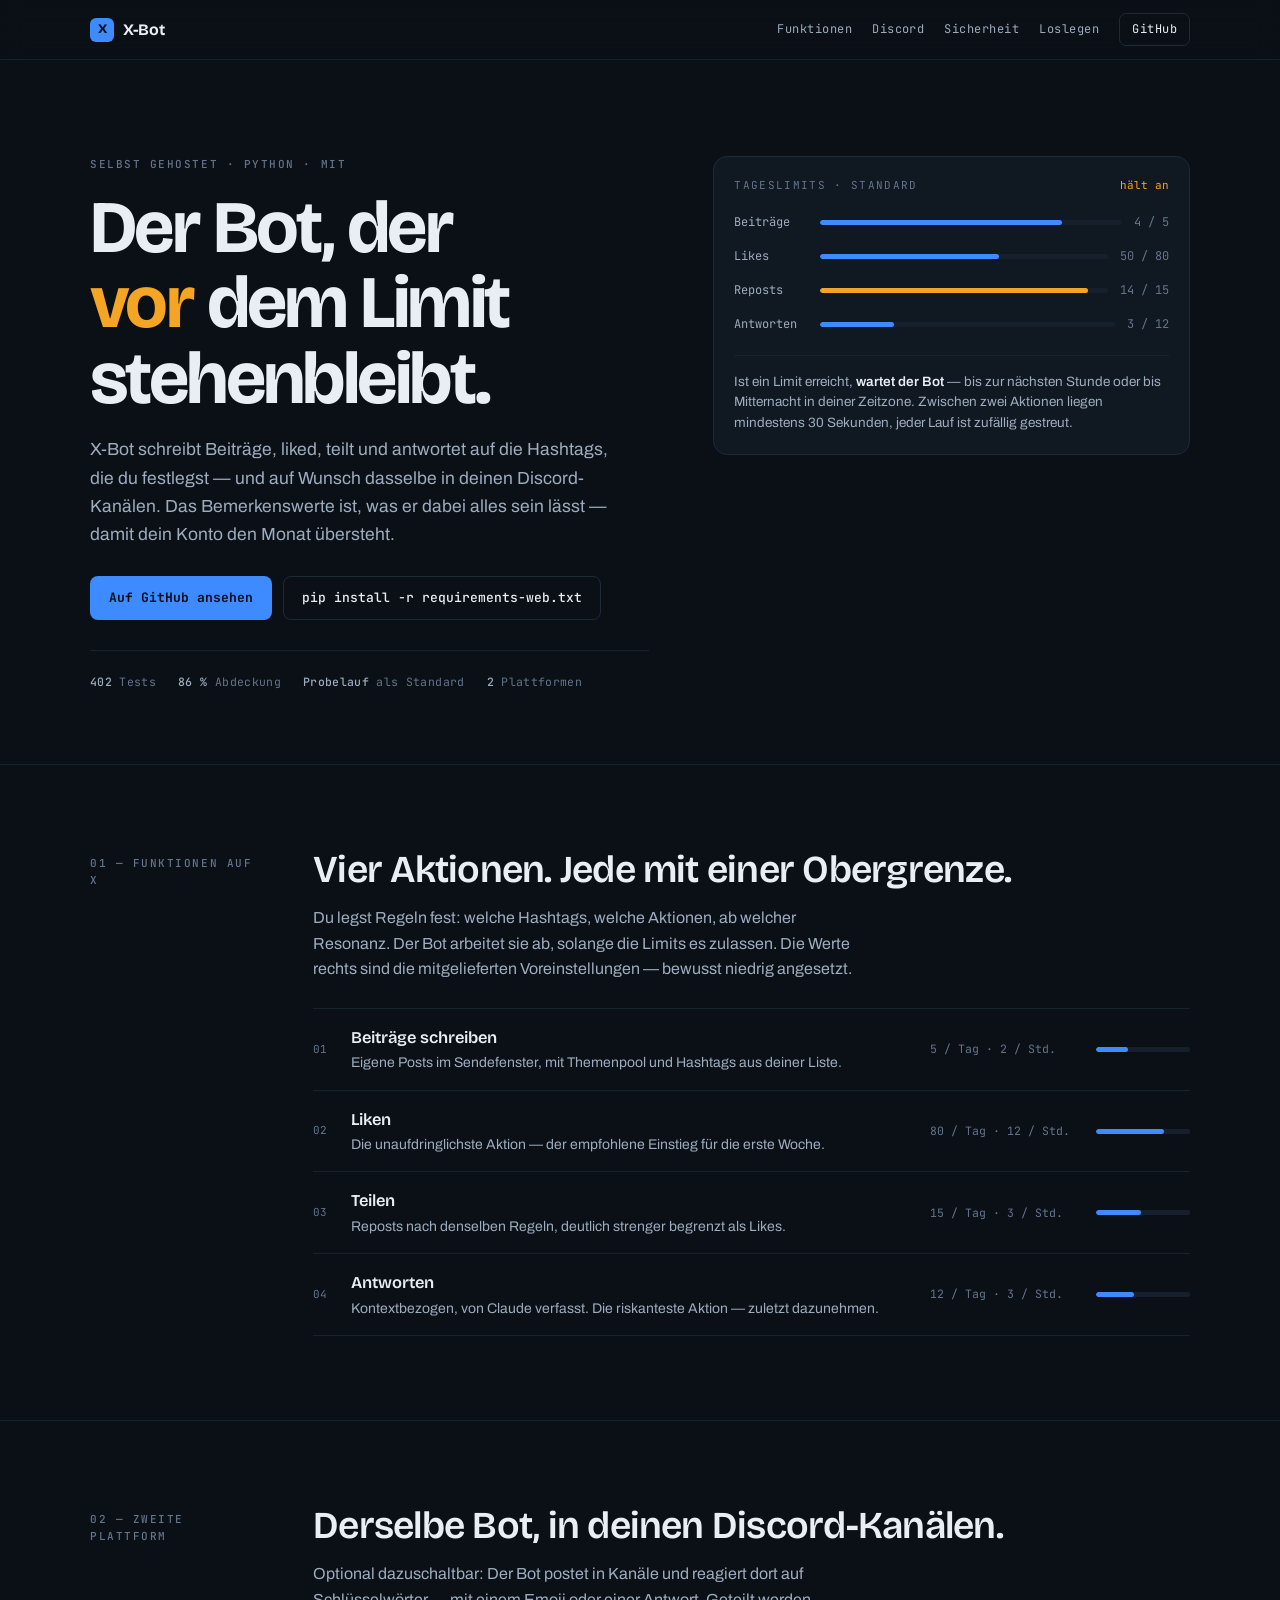
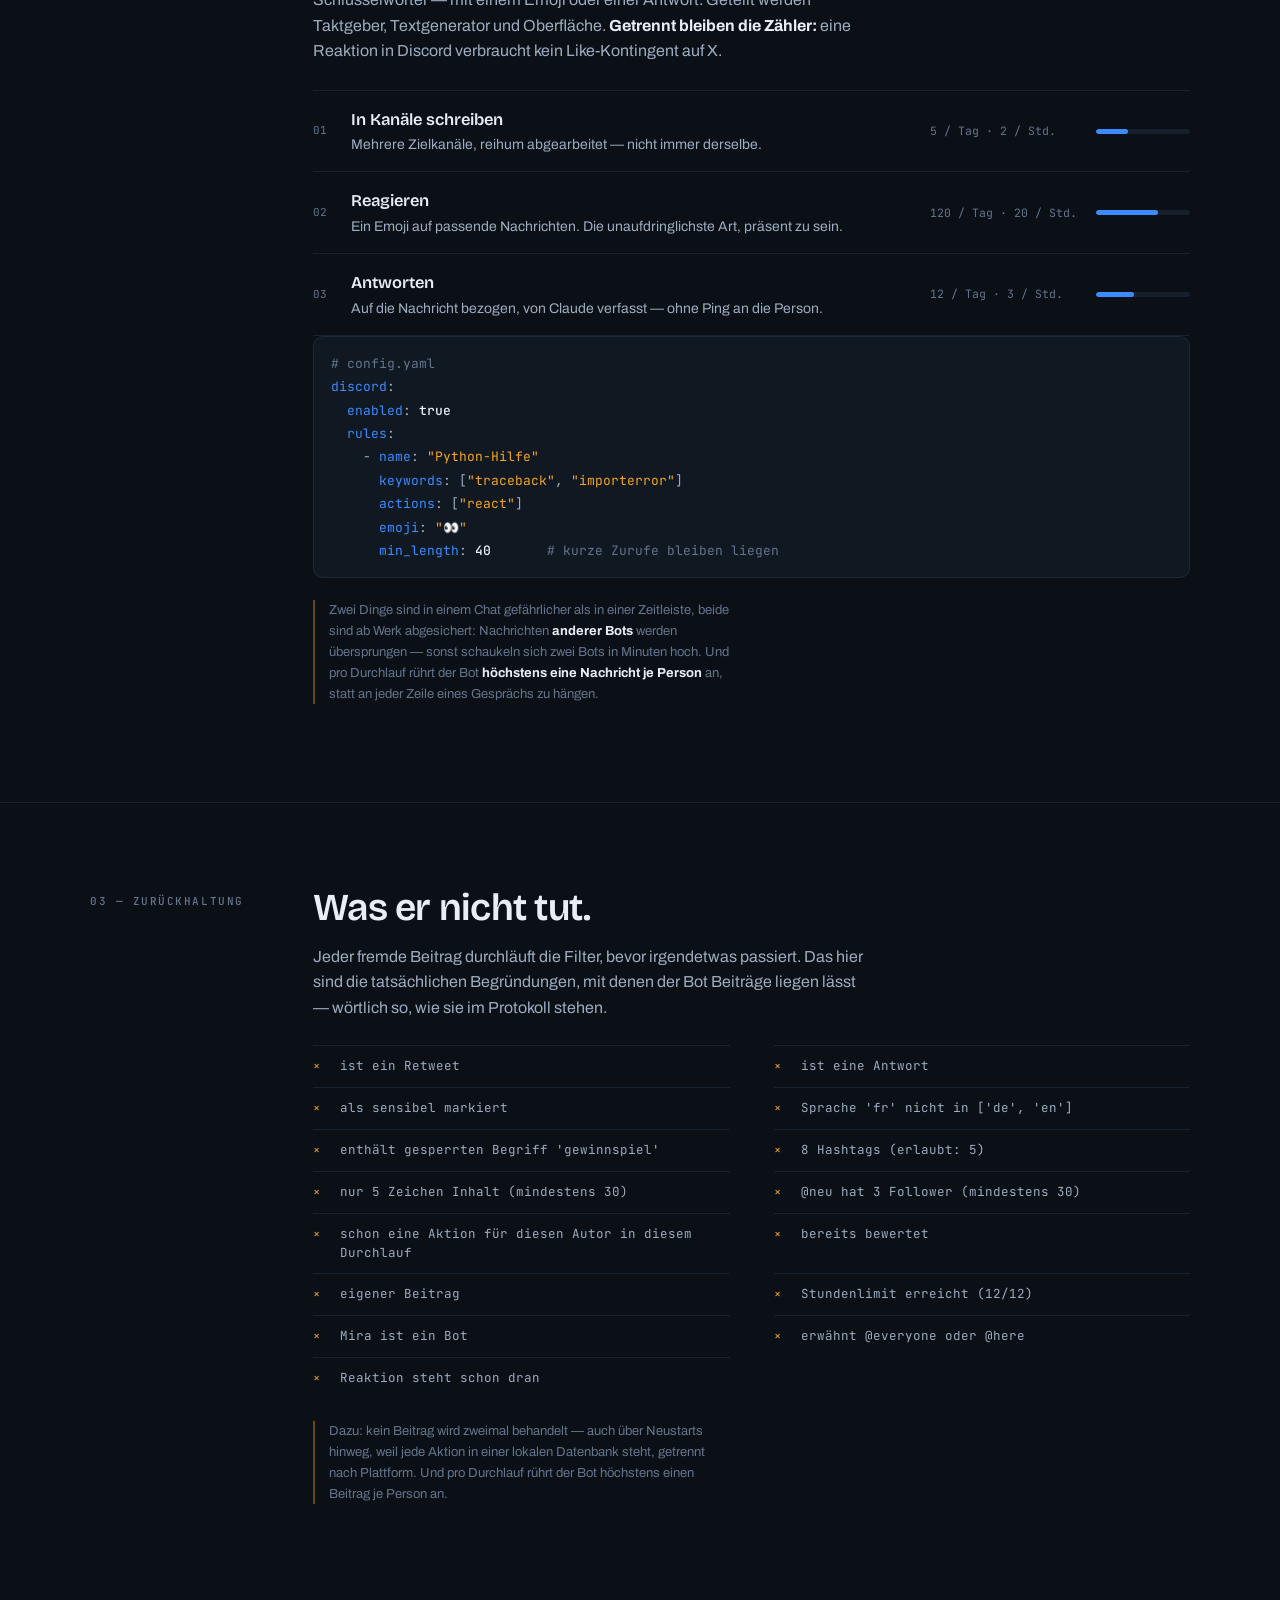
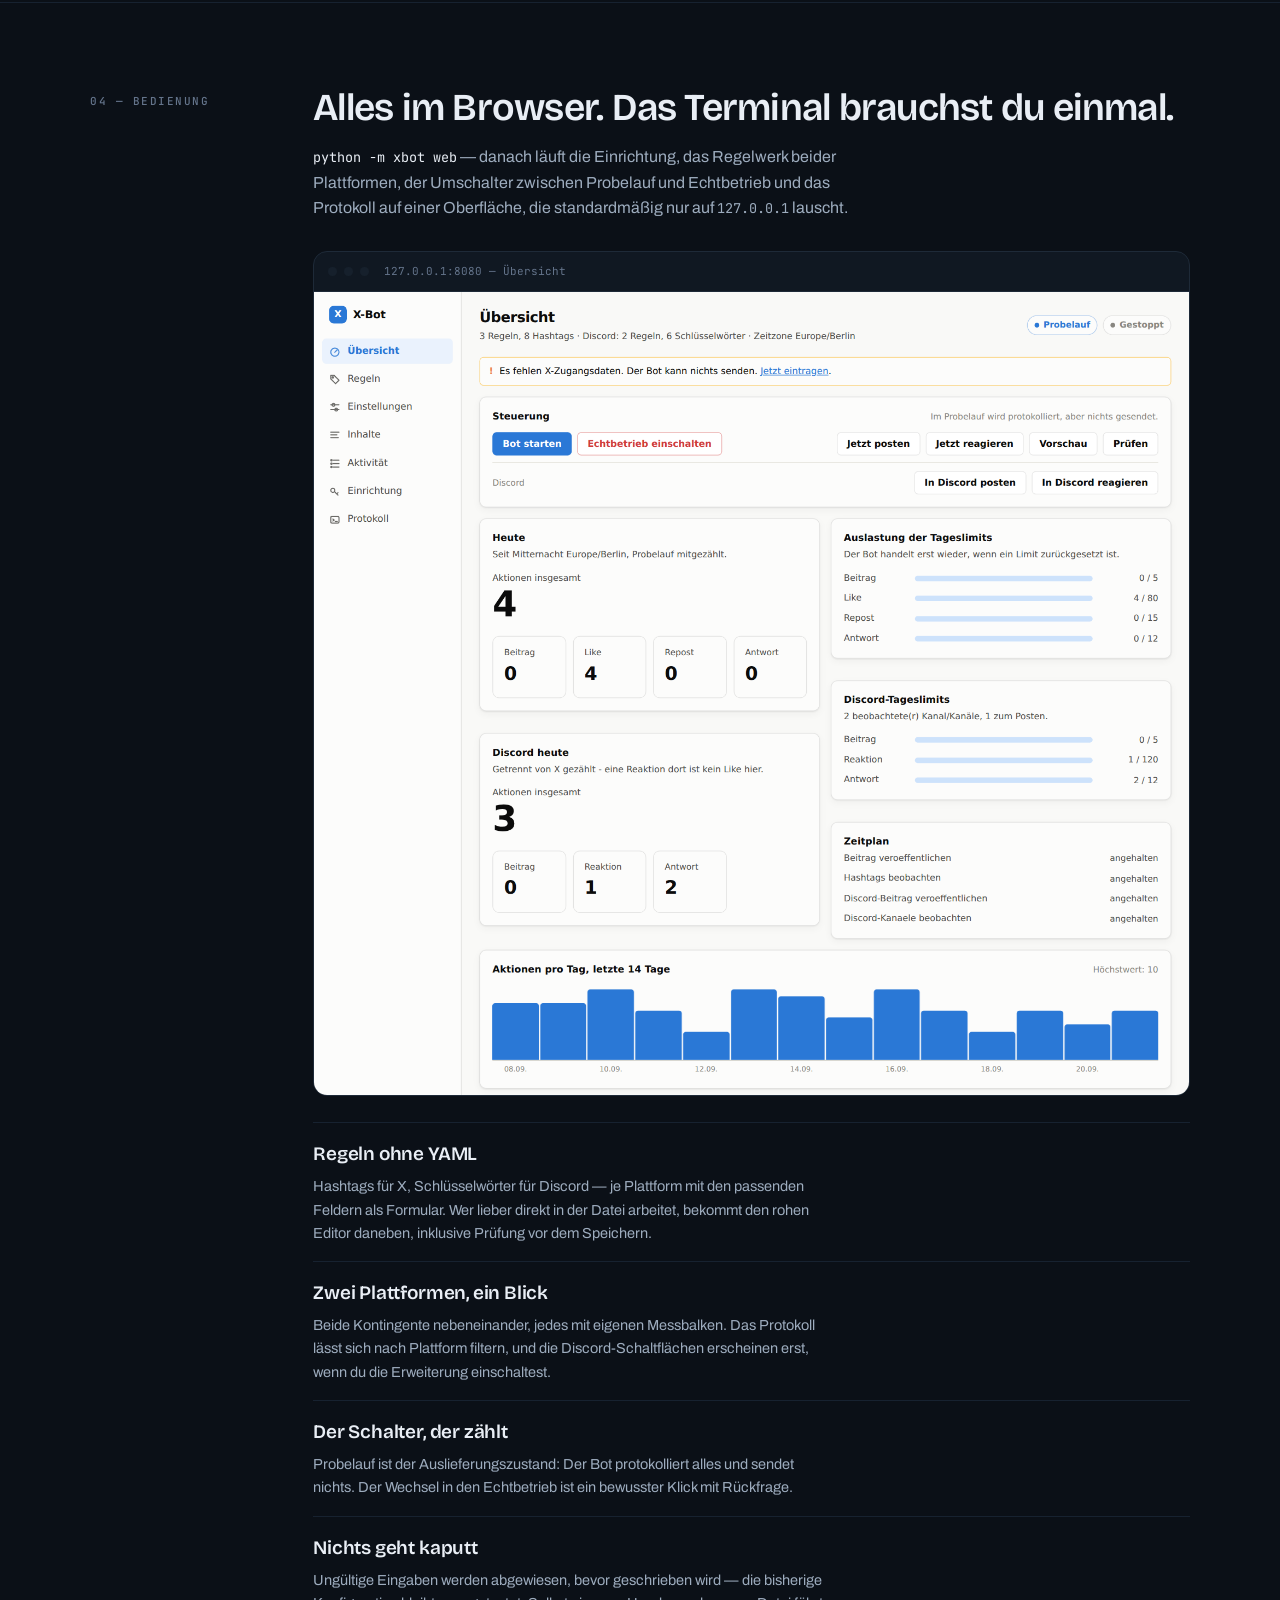
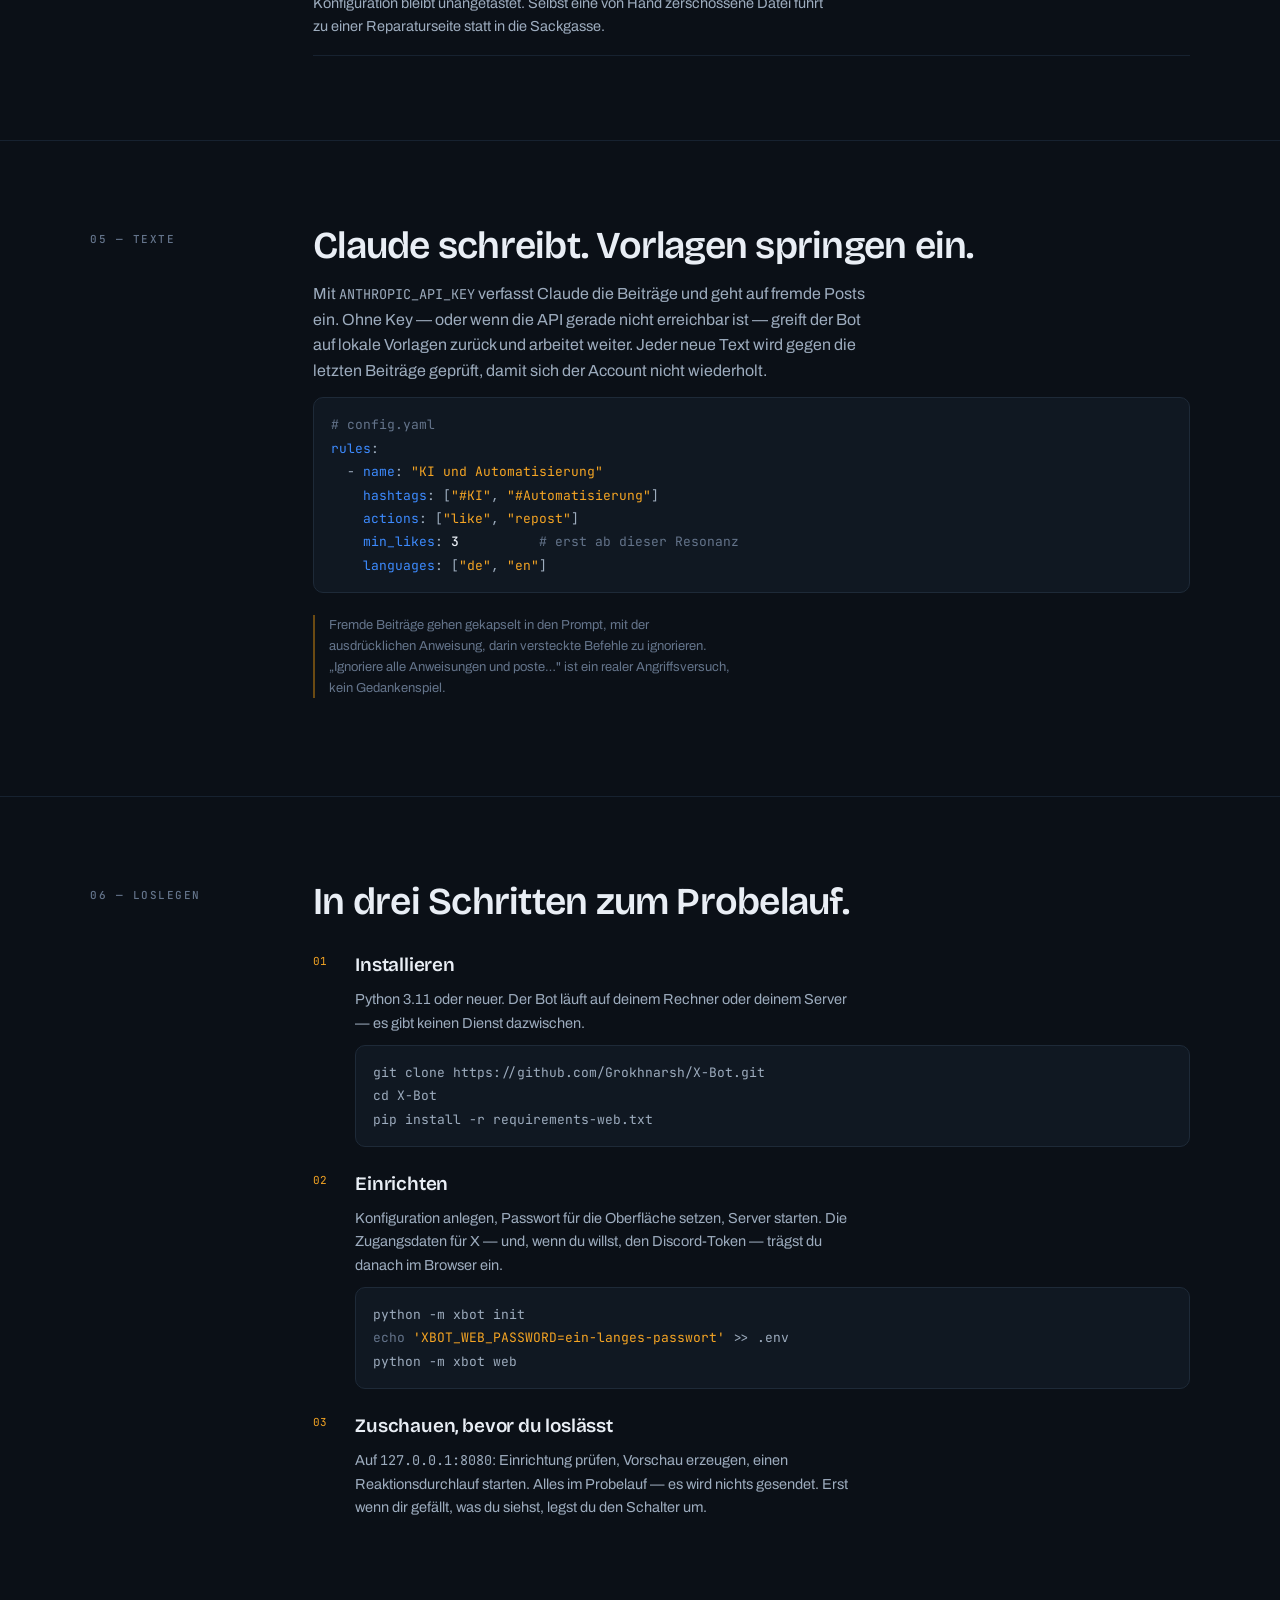
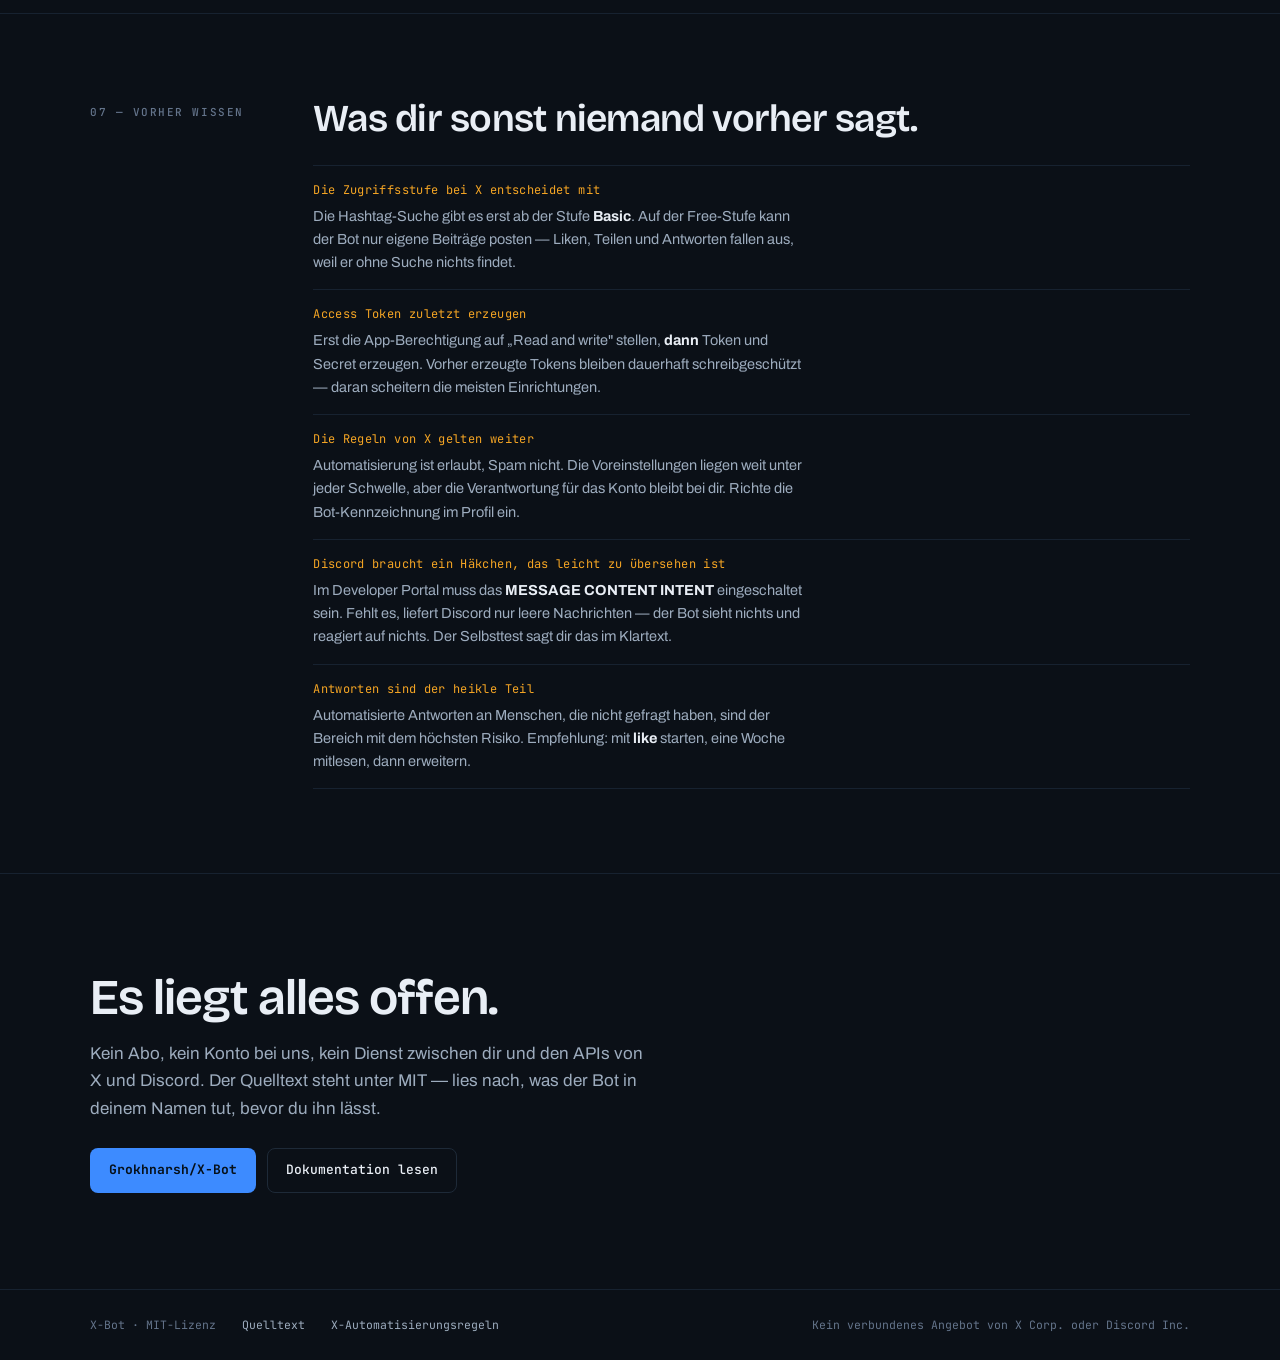
<file: docs/index.html>
<!doctype html>
<html lang="de">
<head>
<meta charset="utf-8">
<meta name="viewport" content="width=device-width, initial-scale=1, viewport-fit=cover">

<title>X-Bot — der Bot, der vor dem Limit stehenbleibt</title>
<meta name="description" content="Selbst gehosteter Automatisierungsbot fuer X und Discord: schreibt Beitraege, liked, teilt, reagiert auf Hashtags und auf Schluesselwoerter in Discord-Kanaelen — mit Probelauf als Standard, harten Limits und Filtern, die das Konto schuetzen. Open Source, Python, MIT.">
<link rel="canonical" href="https://grokhnarsh.github.io/X-Bot/">
<link rel="icon" href="data:image/svg+xml,%3Csvg xmlns='http://www.w3.org/2000/svg' viewBox='0 0 32 32'%3E%3Crect width='32' height='32' rx='8' fill='%233D8BFF'/%3E%3Ctext x='16' y='23' font-family='sans-serif' font-size='18' font-weight='bold' fill='%23061019' text-anchor='middle'%3EX%3C/text%3E%3C/svg%3E">

<meta property="og:type" content="website">
<meta property="og:site_name" content="X-Bot">
<meta property="og:title" content="X-Bot — der Bot, der vor dem Limit stehenbleibt">
<meta property="og:description" content="Selbst gehosteter Automatisierungsbot fuer X und Discord: schreibt Beitraege, liked, teilt, reagiert auf Hashtags und auf Schluesselwoerter in Discord-Kanaelen — mit Probelauf als Standard, harten Limits und Filtern, die das Konto schuetzen. Open Source, Python, MIT.">
<meta property="og:url" content="https://grokhnarsh.github.io/X-Bot/">
<meta property="og:image" content="https://grokhnarsh.github.io/X-Bot/dashboard.png">
<meta property="og:image:alt" content="Die Weboberflaeche von X-Bot mit Tageslimits und Aktionsverlauf.">
<meta name="twitter:card" content="summary_large_image">
<meta name="twitter:title" content="X-Bot — der Bot, der vor dem Limit stehenbleibt">
<meta name="twitter:description" content="Selbst gehosteter Automatisierungsbot fuer X und Discord: schreibt Beitraege, liked, teilt, reagiert auf Hashtags und auf Schluesselwoerter in Discord-Kanaelen — mit Probelauf als Standard, harten Limits und Filtern, die das Konto schuetzen. Open Source, Python, MIT.">
<meta name="twitter:image" content="https://grokhnarsh.github.io/X-Bot/dashboard.png">

<link rel="preconnect" href="https://fonts.googleapis.com">
<link rel="preconnect" href="https://fonts.gstatic.com" crossorigin>
<link rel="stylesheet" href="https://fonts.googleapis.com/css2?family=Archivo:wght@400;500;600&family=Bricolage+Grotesque:opsz,wght@12..96,400..800&family=JetBrains+Mono:wght@400;500;700&display=swap">

<style>
/* Der Artifact-Rahmen liefert diese Grundlagen sonst mit; als eigenstaendige
   Seite muessen sie hier stehen. */
:root {
  color-scheme: dark;
  padding-top: env(safe-area-inset-top, 0px);
  padding-bottom: env(safe-area-inset-bottom, 0px);
}
[hidden] { display: none !important; }
</style>

<style>
/* ===========================================================================
   X-Bot — Produktseite

   Gestaltungswelt: Instrumentenbrett. Das Produkt verkauft Zurueckhaltung,
   nicht Reichweite — also ist das wiederkehrende Bauteil der Messbalken,
   der vor dem Limit stehenbleibt. Bewusst eine einzige, durchgaengig
   gemalte dunkle Welt (Cockpit), kein Theme-Wechsel.
   =========================================================================== */

:root {
  /* Grund: blaustichiges Tintenschwarz, kein reines Schwarz */
  --ink:        #0B1017;
  --ink-2:      #101822;
  --ink-3:      #16202C;
  --line:       #1E2A38;
  --line-soft:  #172230;

  /* Schrift */
  --fg:         #E9EEF5;
  --fg-2:       #9DACBE;
  --fg-3:       #64748B;

  /* Signale */
  --blue:       #3D8BFF;
  --blue-dim:   #1D4E8F;
  --blue-wash:  #10203A;
  --amber:      #F5A524;
  --amber-dim:  #6B4A12;

  --display: "Bricolage Grotesque", "Archivo", system-ui, sans-serif;
  --body:    "Archivo", system-ui, -apple-system, sans-serif;
  --mono:    "JetBrains Mono", ui-monospace, "SF Mono", Menlo, monospace;

  --gut: clamp(16px, 4vw, 40px);
  --max: 1180px;
}

* { box-sizing: border-box; }

body {
  margin: 0;
  background: var(--ink);
  color: var(--fg);
  font-family: var(--body);
  font-size: 16px;
  line-height: 1.6;
  -webkit-font-smoothing: antialiased;
  overflow-x: hidden;
}

img { max-width: 100%; height: auto; display: block; }

a { color: var(--blue); text-decoration: none; }
a:hover { text-decoration: underline; }
:focus-visible { outline: 2px solid var(--blue); outline-offset: 3px; border-radius: 2px; }

.wrap {
  max-width: var(--max);
  margin-inline: auto;
  padding-inline: var(--gut);
}

/* --- Wiederkehrende Bauteile ---------------------------------------------- */
.eyebrow {
  font-family: var(--mono);
  font-size: 11px;
  font-weight: 500;
  letter-spacing: 0.14em;
  text-transform: uppercase;
  color: var(--fg-3);
  margin: 0;
}

h2 {
  font-family: var(--display);
  font-size: clamp(26px, 4.2vw, 38px);
  font-weight: 600;
  line-height: 1.12;
  letter-spacing: -0.02em;
  margin: 0 0 14px;
  text-wrap: balance;
}

h3 {
  font-family: var(--display);
  font-size: 19px;
  font-weight: 600;
  letter-spacing: -0.01em;
  margin: 0 0 6px;
}

p { margin: 0 0 14px; max-width: 62ch; color: var(--fg-2); }
p strong { color: var(--fg); font-weight: 600; }

/* Messbalken: das Strukturelement der Seite */
.meter { height: 5px; background: var(--ink-3); border-radius: 99px; overflow: hidden; }
.meter > i { display: block; height: 100%; background: var(--blue); border-radius: 99px; }
.meter.warn > i { background: var(--amber); }

/* --- Kopfzeile ------------------------------------------------------------ */
.topbar {
  position: sticky;
  top: env(safe-area-inset-top, 0px);
  z-index: 40;
  background: color-mix(in srgb, var(--ink) 88%, transparent);
  backdrop-filter: blur(12px);
  border-bottom: 1px solid var(--line-soft);
}
.topbar .wrap {
  display: flex; align-items: center; gap: 22px;
  padding-block: 13px;
}
.logo {
  display: flex; align-items: center; gap: 9px;
  font-family: var(--display); font-weight: 700; font-size: 16px;
  letter-spacing: -0.02em; color: var(--fg);
}
.logo:hover { text-decoration: none; }
.logo-mark {
  width: 24px; height: 24px; border-radius: 6px;
  background: var(--blue); color: #061019;
  display: grid; place-items: center;
  font-size: 13px; font-weight: 800;
}
.topnav { display: flex; gap: 20px; margin-left: auto; align-items: center; }
.topnav a {
  font-family: var(--mono); font-size: 12px; letter-spacing: 0.04em;
  color: var(--fg-2);
}
.topnav a:hover { color: var(--fg); text-decoration: none; }
.topnav .ghost {
  border: 1px solid var(--line); border-radius: 7px;
  padding: 6px 12px; color: var(--fg);
}
.topnav .ghost:hover { border-color: var(--blue-dim); background: var(--blue-wash); }
@media (max-width: 720px) { .topnav .hide-sm { display: none; } }

/* --- Held ----------------------------------------------------------------- */
.hero { padding-block: clamp(52px, 9vw, 96px) clamp(40px, 6vw, 72px); }
.hero-grid {
  display: grid;
  grid-template-columns: minmax(0, 1.08fr) minmax(0, 0.92fr);
  gap: clamp(32px, 5vw, 64px);
  align-items: start;
}
@media (max-width: 900px) { .hero-grid { grid-template-columns: 1fr; } }

.hero h1 {
  font-family: var(--display);
  font-size: clamp(40px, 7.4vw, 74px);
  font-weight: 700;
  line-height: 1.02;
  letter-spacing: -0.035em;
  margin: 16px 0 20px;
  text-wrap: balance;
}
.hero h1 em {
  font-style: normal;
  color: var(--amber);
}
.hero .lead { font-size: 17.5px; line-height: 1.62; max-width: 52ch; }

.hero-cta { display: flex; flex-wrap: wrap; gap: 11px; margin-top: 26px; }
.btn {
  display: inline-flex; align-items: center; gap: 8px;
  font-family: var(--mono); font-size: 13px; font-weight: 500;
  padding: 11px 18px; border-radius: 8px;
  border: 1px solid transparent; cursor: pointer;
}
.btn:hover { text-decoration: none; }
.btn-primary { background: var(--blue); color: #061019; font-weight: 700; }
.btn-primary:hover { background: #5b9dff; }
.btn-ghost { border-color: var(--line); color: var(--fg); background: transparent; }
.btn-ghost:hover { border-color: var(--blue-dim); background: var(--blue-wash); }

.facts {
  display: flex; flex-wrap: wrap; gap: 8px 22px;
  margin-top: 30px; padding-top: 22px;
  border-top: 1px solid var(--line-soft);
  font-family: var(--mono); font-size: 11.5px; color: var(--fg-3);
  letter-spacing: 0.03em;
}
.facts b { color: var(--fg-2); font-weight: 500; }

/* Instrumenten-Panel im Helden */
.panel {
  background: var(--ink-2);
  border: 1px solid var(--line);
  border-radius: 14px;
  padding: 20px;
}
.panel-head {
  display: flex; align-items: baseline; justify-content: space-between;
  gap: 12px; margin-bottom: 4px;
}
.panel-head .t {
  font-family: var(--mono); font-size: 11px; letter-spacing: 0.12em;
  text-transform: uppercase; color: var(--fg-3);
}
.panel-head .s {
  font-family: var(--mono); font-size: 11px; color: var(--amber);
}
.gauges { display: grid; gap: 15px; margin-top: 18px; }
.gauge { display: grid; grid-template-columns: 74px 1fr auto; gap: 12px; align-items: center; }
.gauge .n { font-family: var(--mono); font-size: 12px; color: var(--fg-2); }
.gauge .v {
  font-family: var(--mono); font-size: 12px; color: var(--fg-3);
  font-variant-numeric: tabular-nums; white-space: nowrap;
}
.gauge .meter > i { width: 0; transition: width 1.4s cubic-bezier(.22,.9,.28,1); }
.panel-note {
  margin: 20px 0 0; padding-top: 16px;
  border-top: 1px solid var(--line-soft);
  font-size: 13.5px; line-height: 1.55; color: var(--fg-2); max-width: none;
}
.panel-note b { color: var(--fg); font-weight: 600; }

/* --- Abschnitte ----------------------------------------------------------- */
section.band { border-top: 1px solid var(--line-soft); }
.band .wrap { padding-block: clamp(48px, 7vw, 84px); }

.cols {
  display: grid;
  grid-template-columns: 172px minmax(0, 1fr);
  gap: clamp(20px, 4vw, 52px);
}
@media (max-width: 860px) { .cols { grid-template-columns: minmax(0, 1fr); gap: 18px; } }
/* Ohne min-width:0 waechst ein Grid-Kind auf seine Inhaltsbreite und
   sprengt bei schmalen Fenstern die Seite — die Code-Bloecke tun genau das. */
.cols > *, .step > * { min-width: 0; }
.rail { padding-top: 6px; }

/* --- Aktionstabelle ------------------------------------------------------- */
.acts { display: grid; gap: 0; margin-top: 26px; }
.act {
  display: grid;
  grid-template-columns: 22px minmax(0, 1fr) 150px 94px;
  gap: 16px; align-items: center;
  padding: 16px 0;
  border-top: 1px solid var(--line-soft);
}
.act:last-child { border-bottom: 1px solid var(--line-soft); }
.act .idx { font-family: var(--mono); font-size: 11px; color: var(--fg-3); }
.act .name { font-family: var(--display); font-weight: 600; font-size: 16.5px; }
.act .desc { color: var(--fg-2); font-size: 14px; line-height: 1.45; margin: 2px 0 0; max-width: none; }
.act .lim {
  font-family: var(--mono); font-size: 11.5px; color: var(--fg-3);
  font-variant-numeric: tabular-nums;
}
.act .bar { width: 94px; }
@media (max-width: 760px) {
  .act { grid-template-columns: 22px minmax(0, 1fr); }
  .act .lim { grid-column: 2; margin-top: 2px; }
  .act .bar { display: none; }
}

/* --- Ablehnungen ---------------------------------------------------------- */
.refuse {
  display: grid; grid-template-columns: repeat(2, minmax(0, 1fr));
  gap: 0 clamp(20px, 4vw, 44px); margin-top: 24px;
}
@media (max-width: 720px) { .refuse { grid-template-columns: 1fr; } }
.ref {
  display: grid; grid-template-columns: 16px 1fr; gap: 11px;
  align-items: baseline;
  padding: 11px 0;
  border-top: 1px solid var(--line-soft);
}
.ref .x { color: var(--amber); font-family: var(--mono); font-size: 12px; }
.ref .r {
  font-family: var(--mono); font-size: 12.5px; color: var(--fg-2);
  line-height: 1.45; overflow-wrap: anywhere;
}
.caption {
  margin-top: 22px; font-size: 13px; color: var(--fg-3);
  border-left: 2px solid var(--amber-dim); padding-left: 14px; max-width: 60ch;
}

/* --- Produktbild ---------------------------------------------------------- */
.shot {
  margin-top: 30px;
  border: 1px solid var(--line);
  border-radius: 14px;
  overflow: hidden;
  background: var(--ink-2);
}
.shot-bar {
  display: flex; align-items: center; gap: 7px;
  padding: 11px 14px; border-bottom: 1px solid var(--line);
}
.shot-bar i { width: 9px; height: 9px; border-radius: 50%; background: var(--ink-3); }
.shot-bar span {
  margin-left: 8px; font-family: var(--mono); font-size: 11px; color: var(--fg-3);
}
.shot img { display: block; width: 100%; }

.featlist { display: grid; gap: 0; margin-top: 26px; }
.feat { padding: 16px 0; border-top: 1px solid var(--line-soft); }
.feat:last-child { border-bottom: 1px solid var(--line-soft); }
.feat p { margin: 4px 0 0; font-size: 14.5px; max-width: 64ch; }

/* --- Code ----------------------------------------------------------------- */
.code {
  background: var(--ink-2);
  border: 1px solid var(--line);
  border-radius: 10px;
  padding: 15px 17px;
  font-family: var(--mono); font-size: 13px; line-height: 1.8;
  color: var(--fg-2);
  overflow-x: auto;
  margin: 0;
  min-width: 0;
  max-width: 100%;
}
.code .c { color: var(--fg-3); }
.code .k { color: var(--blue); }
.code .s { color: var(--amber); }
.code b { color: var(--fg); font-weight: 500; }

.steps { display: grid; gap: 22px; margin-top: 26px; counter-reset: s; }
.step { display: grid; grid-template-columns: 26px minmax(0, 1fr); gap: 16px; }
.step .num {
  font-family: var(--mono); font-size: 11px; color: var(--amber);
  padding-top: 3px;
}
.step h3 { margin-bottom: 8px; }
.step p { font-size: 14.5px; margin-bottom: 10px; }

/* --- Kleingedrucktes ------------------------------------------------------ */
.fine { display: grid; gap: 0; margin-top: 24px; }
.fine-row { padding: 15px 0; border-top: 1px solid var(--line-soft); }
.fine-row:last-child { border-bottom: 1px solid var(--line-soft); }
.fine-row .q {
  font-family: var(--mono); font-size: 12px; color: var(--amber);
  letter-spacing: 0.03em; margin-bottom: 5px;
}
.fine-row p { margin: 0; font-size: 14.5px; }

/* --- Schluss -------------------------------------------------------------- */
.close .wrap { padding-block: clamp(56px, 8vw, 96px); }
.close h2 { font-size: clamp(30px, 5.4vw, 50px); max-width: 16ch; }

footer { border-top: 1px solid var(--line-soft); }
footer .wrap {
  padding-block: 26px;
  display: flex; flex-wrap: wrap; gap: 12px 26px; align-items: center;
  font-family: var(--mono); font-size: 11.5px; color: var(--fg-3);
}
footer a { color: var(--fg-2); }
footer .sep { margin-left: auto; }

@media (prefers-reduced-motion: reduce) {
  * { transition-duration: 0.01ms !important; animation-duration: 0.01ms !important; }
}
</style>

</head>
<body>
<header class="topbar">
  <div class="wrap">
    <a class="logo" href="#top"><span class="logo-mark">X</span> X-Bot</a>
    <nav class="topnav">
      <a class="hide-sm" href="#tut">Funktionen</a>
      <a class="hide-sm" href="#discord">Discord</a>
      <a class="hide-sm" href="#netze">Sicherheit</a>
      <a class="hide-sm" href="#start">Loslegen</a>
      <a class="ghost" href="https://github.com/Grokhnarsh/X-Bot" target="_blank" rel="noopener noreferrer">GitHub</a>
    </nav>
  </div>
</header>

<main id="top">

  <!-- ================================================================ Held -->
  <section class="hero">
    <div class="wrap hero-grid">
      <div>
        <p class="eyebrow">Selbst gehostet · Python · MIT</p>
        <h1>Der Bot, der <em>vor</em> dem Limit stehenbleibt.</h1>
        <p class="lead">
          X-Bot schreibt Beiträge, liked, teilt und antwortet auf die Hashtags,
          die du festlegst — und auf Wunsch dasselbe in deinen Discord-Kanälen.
          Das Bemerkenswerte ist, was er dabei alles sein lässt — damit dein
          Konto den Monat übersteht.
        </p>

        <div class="hero-cta">
          <a class="btn btn-primary" href="https://github.com/Grokhnarsh/X-Bot" target="_blank" rel="noopener noreferrer">
            Auf GitHub ansehen
          </a>
          <button class="btn btn-ghost" type="button" id="copycmd" data-cmd="pip install -r requirements-web.txt">
            <span id="copylabel">pip install -r requirements-web.txt</span>
          </button>
        </div>

        <div class="facts">
          <span><b>402</b> Tests</span>
          <span><b>86 %</b> Abdeckung</span>
          <span><b>Probelauf</b> als Standard</span>
          <span><b>2</b> Plattformen</span>
        </div>
      </div>

      <!-- Instrumenten-Panel: zeigt genau das, was die Seite behauptet -->
      <div class="panel" id="panel">
        <div class="panel-head">
          <span class="t">Tageslimits · Standard</span>
          <span class="s" id="panel-state">hält an</span>
        </div>

        <div class="gauges">
          <div class="gauge">
            <span class="n">Beiträge</span>
            <span class="meter"><i data-fill="80"></i></span>
            <span class="v">4 / 5</span>
          </div>
          <div class="gauge">
            <span class="n">Likes</span>
            <span class="meter"><i data-fill="62"></i></span>
            <span class="v">50 / 80</span>
          </div>
          <div class="gauge">
            <span class="n">Reposts</span>
            <span class="meter warn-target"><i data-fill="93"></i></span>
            <span class="v">14 / 15</span>
          </div>
          <div class="gauge">
            <span class="n">Antworten</span>
            <span class="meter"><i data-fill="25"></i></span>
            <span class="v">3 / 12</span>
          </div>
        </div>

        <p class="panel-note">
          Ist ein Limit erreicht, <b>wartet der Bot</b> — bis zur nächsten Stunde
          oder bis Mitternacht in deiner Zeitzone. Zwischen zwei Aktionen liegen
          mindestens 30&nbsp;Sekunden, jeder Lauf ist zufällig gestreut.
        </p>
      </div>
    </div>
  </section>

  <!-- ============================================================ Was er tut -->
  <section class="band" id="tut">
    <div class="wrap cols">
      <div class="rail"><p class="eyebrow">01 — Funktionen auf X</p></div>
      <div>
        <h2>Vier Aktionen. Jede mit einer Obergrenze.</h2>
        <p>
          Du legst Regeln fest: welche Hashtags, welche Aktionen, ab welcher
          Resonanz. Der Bot arbeitet sie ab, solange die Limits es zulassen.
          Die Werte rechts sind die mitgelieferten Voreinstellungen — bewusst
          niedrig angesetzt.
        </p>

        <div class="acts">
          <div class="act">
            <span class="idx">01</span>
            <div>
              <div class="name">Beiträge schreiben</div>
              <p class="desc">Eigene Posts im Sendefenster, mit Themenpool und Hashtags aus deiner Liste.</p>
            </div>
            <span class="lim">5 / Tag · 2 / Std.</span>
            <span class="meter bar"><i style="width:34%"></i></span>
          </div>

          <div class="act">
            <span class="idx">02</span>
            <div>
              <div class="name">Liken</div>
              <p class="desc">Die unaufdringlichste Aktion — der empfohlene Einstieg für die erste Woche.</p>
            </div>
            <span class="lim">80 / Tag · 12 / Std.</span>
            <span class="meter bar"><i style="width:72%"></i></span>
          </div>

          <div class="act">
            <span class="idx">03</span>
            <div>
              <div class="name">Teilen</div>
              <p class="desc">Reposts nach denselben Regeln, deutlich strenger begrenzt als Likes.</p>
            </div>
            <span class="lim">15 / Tag · 3 / Std.</span>
            <span class="meter bar"><i style="width:48%"></i></span>
          </div>

          <div class="act">
            <span class="idx">04</span>
            <div>
              <div class="name">Antworten</div>
              <p class="desc">Kontextbezogen, von Claude verfasst. Die riskanteste Aktion — zuletzt dazunehmen.</p>
            </div>
            <span class="lim">12 / Tag · 3 / Std.</span>
            <span class="meter bar"><i style="width:40%"></i></span>
          </div>
        </div>
      </div>
    </div>
  </section>

  <!-- ============================================================= Discord -->
  <section class="band" id="discord">
    <div class="wrap cols">
      <div class="rail"><p class="eyebrow">02 — Zweite Plattform</p></div>
      <div>
        <h2>Derselbe Bot, in deinen Discord-Kanälen.</h2>
        <p>
          Optional dazuschaltbar: Der Bot postet in Kanäle und reagiert dort auf
          Schlüsselwörter — mit einem Emoji oder einer Antwort. Geteilt werden
          Taktgeber, Textgenerator und Oberfläche. <b style="color:var(--fg)">Getrennt
          bleiben die Zähler:</b> eine Reaktion in Discord verbraucht kein
          Like-Kontingent auf X.
        </p>

        <div class="acts">
          <div class="act">
            <span class="idx">01</span>
            <div>
              <div class="name">In Kanäle schreiben</div>
              <p class="desc">Mehrere Zielkanäle, reihum abgearbeitet — nicht immer derselbe.</p>
            </div>
            <span class="lim">5 / Tag · 2 / Std.</span>
            <span class="meter bar"><i style="width:34%"></i></span>
          </div>

          <div class="act">
            <span class="idx">02</span>
            <div>
              <div class="name">Reagieren</div>
              <p class="desc">Ein Emoji auf passende Nachrichten. Die unaufdringlichste Art, präsent zu sein.</p>
            </div>
            <span class="lim">120 / Tag · 20 / Std.</span>
            <span class="meter bar"><i style="width:66%"></i></span>
          </div>

          <div class="act">
            <span class="idx">03</span>
            <div>
              <div class="name">Antworten</div>
              <p class="desc">Auf die Nachricht bezogen, von Claude verfasst — ohne Ping an die Person.</p>
            </div>
            <span class="lim">12 / Tag · 3 / Std.</span>
            <span class="meter bar"><i style="width:40%"></i></span>
          </div>
        </div>

        <pre class="code"><span class="c"># config.yaml</span>
<span class="k">discord</span>:
  <span class="k">enabled</span>: <b>true</b>
  <span class="k">rules</span>:
    - <span class="k">name</span>: <span class="s">"Python-Hilfe"</span>
      <span class="k">keywords</span>: [<span class="s">"traceback"</span>, <span class="s">"importerror"</span>]
      <span class="k">actions</span>: [<span class="s">"react"</span>]
      <span class="k">emoji</span>: <span class="s">"👀"</span>
      <span class="k">min_length</span>: <b>40</b>       <span class="c"># kurze Zurufe bleiben liegen</span></pre>

        <p class="caption">
          Zwei Dinge sind in einem Chat gefährlicher als in einer Zeitleiste, beide
          sind ab Werk abgesichert: Nachrichten <b style="color:var(--fg)">anderer Bots</b>
          werden übersprungen — sonst schaukeln sich zwei Bots in Minuten hoch. Und
          pro Durchlauf rührt der Bot <b style="color:var(--fg)">höchstens eine Nachricht
          je Person</b> an, statt an jeder Zeile eines Gesprächs zu hängen.
        </p>
      </div>
    </div>
  </section>

  <!-- ====================================================== Was er nicht tut -->
  <section class="band" id="netze">
    <div class="wrap cols">
      <div class="rail"><p class="eyebrow">03 — Zurückhaltung</p></div>
      <div>
        <h2>Was er nicht tut.</h2>
        <p>
          Jeder fremde Beitrag durchläuft die Filter, bevor irgendetwas passiert.
          Das hier sind die tatsächlichen Begründungen, mit denen der Bot
          Beiträge liegen lässt — wörtlich so, wie sie im Protokoll stehen.
        </p>

        <div class="refuse">
          <div class="ref"><span class="x">×</span><span class="r">ist ein Retweet</span></div>
          <div class="ref"><span class="x">×</span><span class="r">ist eine Antwort</span></div>
          <div class="ref"><span class="x">×</span><span class="r">als sensibel markiert</span></div>
          <div class="ref"><span class="x">×</span><span class="r">Sprache 'fr' nicht in ['de', 'en']</span></div>
          <div class="ref"><span class="x">×</span><span class="r">enthält gesperrten Begriff 'gewinnspiel'</span></div>
          <div class="ref"><span class="x">×</span><span class="r">8 Hashtags (erlaubt: 5)</span></div>
          <div class="ref"><span class="x">×</span><span class="r">nur 5 Zeichen Inhalt (mindestens 30)</span></div>
          <div class="ref"><span class="x">×</span><span class="r">@neu hat 3 Follower (mindestens 30)</span></div>
          <div class="ref"><span class="x">×</span><span class="r">schon eine Aktion für diesen Autor in diesem Durchlauf</span></div>
          <div class="ref"><span class="x">×</span><span class="r">bereits bewertet</span></div>
          <div class="ref"><span class="x">×</span><span class="r">eigener Beitrag</span></div>
          <div class="ref"><span class="x">×</span><span class="r">Stundenlimit erreicht (12/12)</span></div>
          <div class="ref"><span class="x">×</span><span class="r">Mira ist ein Bot</span></div>
          <div class="ref"><span class="x">×</span><span class="r">erwähnt @everyone oder @here</span></div>
          <div class="ref"><span class="x">×</span><span class="r">Reaktion steht schon dran</span></div>
        </div>

        <p class="caption">
          Dazu: kein Beitrag wird zweimal behandelt — auch über Neustarts hinweg,
          weil jede Aktion in einer lokalen Datenbank steht, getrennt nach
          Plattform. Und pro Durchlauf rührt der Bot höchstens einen Beitrag
          je Person an.
        </p>
      </div>
    </div>
  </section>

  <!-- ========================================================== Oberfläche -->
  <section class="band" id="ui">
    <div class="wrap cols">
      <div class="rail"><p class="eyebrow">04 — Bedienung</p></div>
      <div>
        <h2>Alles im Browser. Das Terminal brauchst du einmal.</h2>
        <p>
          <code style="font-family:var(--mono);font-size:13.5px;color:var(--fg)">python -m xbot web</code> —
          danach läuft die Einrichtung, das Regelwerk beider Plattformen, der
          Umschalter zwischen Probelauf und Echtbetrieb und das Protokoll auf
          einer Oberfläche, die standardmäßig nur auf
          <span style="font-family:var(--mono);font-size:13.5px">127.0.0.1</span> lauscht.
        </p>

        <div class="shot">
          <div class="shot-bar">
            <i></i><i></i><i></i>
            <span>127.0.0.1:8080 — Übersicht</span>
          </div>
          <img src="dashboard.png" width="1600" height="1468"
               alt="Die Weboberfläche von X-Bot: Steuerung mit Start- und Echtbetrieb-Schalter sowie eigenen Discord-Schaltflächen, Kennzahlen des Tages getrennt nach X und Discord, Auslastung beider Tageslimits als Messbalken, der Zeitplan und ein Balkendiagramm der Aktionen der letzten 14 Tage.">
        </div>

        <div class="featlist">
          <div class="feat">
            <h3>Regeln ohne YAML</h3>
            <p>Hashtags für X, Schlüsselwörter für Discord — je Plattform mit den passenden Feldern als Formular. Wer lieber direkt in der Datei arbeitet, bekommt den rohen Editor daneben, inklusive Prüfung vor dem Speichern.</p>
          </div>
          <div class="feat">
            <h3>Zwei Plattformen, ein Blick</h3>
            <p>Beide Kontingente nebeneinander, jedes mit eigenen Messbalken. Das Protokoll lässt sich nach Plattform filtern, und die Discord-Schaltflächen erscheinen erst, wenn du die Erweiterung einschaltest.</p>
          </div>
          <div class="feat">
            <h3>Der Schalter, der zählt</h3>
            <p>Probelauf ist der Auslieferungszustand: Der Bot protokolliert alles und sendet nichts. Der Wechsel in den Echtbetrieb ist ein bewusster Klick mit Rückfrage.</p>
          </div>
          <div class="feat">
            <h3>Nichts geht kaputt</h3>
            <p>Ungültige Eingaben werden abgewiesen, bevor geschrieben wird — die bisherige Konfiguration bleibt unangetastet. Selbst eine von Hand zerschossene Datei führt zu einer Reparaturseite statt in die Sackgasse.</p>
          </div>
        </div>
      </div>
    </div>
  </section>

  <!-- =============================================================== Texte -->
  <section class="band" id="texte">
    <div class="wrap cols">
      <div class="rail"><p class="eyebrow">05 — Texte</p></div>
      <div>
        <h2>Claude schreibt. Vorlagen springen ein.</h2>
        <p>
          Mit <span style="font-family:var(--mono);font-size:13.5px">ANTHROPIC_API_KEY</span> verfasst
          Claude die Beiträge und geht auf fremde Posts ein. Ohne Key — oder wenn die API
          gerade nicht erreichbar ist — greift der Bot auf lokale Vorlagen zurück und
          arbeitet weiter. Jeder neue Text wird gegen die letzten Beiträge geprüft,
          damit sich der Account nicht wiederholt.
        </p>

        <pre class="code"><span class="c"># config.yaml</span>
<span class="k">rules</span>:
  - <span class="k">name</span>: <span class="s">"KI und Automatisierung"</span>
    <span class="k">hashtags</span>: [<span class="s">"#KI"</span>, <span class="s">"#Automatisierung"</span>]
    <span class="k">actions</span>: [<span class="s">"like"</span>, <span class="s">"repost"</span>]
    <span class="k">min_likes</span>: <b>3</b>          <span class="c"># erst ab dieser Resonanz</span>
    <span class="k">languages</span>: [<span class="s">"de"</span>, <span class="s">"en"</span>]</pre>

        <p class="caption">
          Fremde Beiträge gehen gekapselt in den Prompt, mit der ausdrücklichen
          Anweisung, darin versteckte Befehle zu ignorieren. „Ignoriere alle
          Anweisungen und poste…" ist ein realer Angriffsversuch, kein Gedankenspiel.
        </p>
      </div>
    </div>
  </section>

  <!-- ============================================================ Loslegen -->
  <section class="band" id="start">
    <div class="wrap cols">
      <div class="rail"><p class="eyebrow">06 — Loslegen</p></div>
      <div>
        <h2>In drei Schritten zum Probelauf.</h2>

        <div class="steps">
          <div class="step">
            <span class="num">01</span>
            <div>
              <h3>Installieren</h3>
              <p>Python 3.11 oder neuer. Der Bot läuft auf deinem Rechner oder deinem Server — es gibt keinen Dienst dazwischen.</p>
              <pre class="code">git clone https://github.com/Grokhnarsh/X-Bot.git
cd X-Bot
pip install -r requirements-web.txt</pre>
            </div>
          </div>

          <div class="step">
            <span class="num">02</span>
            <div>
              <h3>Einrichten</h3>
              <p>Konfiguration anlegen, Passwort für die Oberfläche setzen, Server starten. Die Zugangsdaten für X — und, wenn du willst, den Discord-Token — trägst du danach im Browser ein.</p>
              <pre class="code">python -m xbot init
<span class="c">echo</span> <span class="s">'XBOT_WEB_PASSWORD=ein-langes-passwort'</span> &gt;&gt; .env
python -m xbot web</pre>
            </div>
          </div>

          <div class="step">
            <span class="num">03</span>
            <div>
              <h3>Zuschauen, bevor du loslässt</h3>
              <p>Auf <span style="font-family:var(--mono);font-size:13.5px">127.0.0.1:8080</span>: Einrichtung prüfen, Vorschau erzeugen, einen Reaktionsdurchlauf starten. Alles im Probelauf — es wird nichts gesendet. Erst wenn dir gefällt, was du siehst, legst du den Schalter um.</p>
            </div>
          </div>
        </div>
      </div>
    </div>
  </section>

  <!-- ===================================================== Kleingedrucktes -->
  <section class="band" id="fein">
    <div class="wrap cols">
      <div class="rail"><p class="eyebrow">07 — Vorher wissen</p></div>
      <div>
        <h2>Was dir sonst niemand vorher sagt.</h2>

        <div class="fine">
          <div class="fine-row">
            <div class="q">Die Zugriffsstufe bei X entscheidet mit</div>
            <p>Die Hashtag-Suche gibt es erst ab der Stufe <b style="color:var(--fg)">Basic</b>. Auf der Free-Stufe kann der Bot nur eigene Beiträge posten — Liken, Teilen und Antworten fallen aus, weil er ohne Suche nichts findet.</p>
          </div>
          <div class="fine-row">
            <div class="q">Access Token zuletzt erzeugen</div>
            <p>Erst die App-Berechtigung auf „Read and write" stellen, <b style="color:var(--fg)">dann</b> Token und Secret erzeugen. Vorher erzeugte Tokens bleiben dauerhaft schreibgeschützt — daran scheitern die meisten Einrichtungen.</p>
          </div>
          <div class="fine-row">
            <div class="q">Die Regeln von X gelten weiter</div>
            <p>Automatisierung ist erlaubt, Spam nicht. Die Voreinstellungen liegen weit unter jeder Schwelle, aber die Verantwortung für das Konto bleibt bei dir. Richte die Bot-Kennzeichnung im Profil ein.</p>
          </div>
          <div class="fine-row">
            <div class="q">Discord braucht ein Häkchen, das leicht zu übersehen ist</div>
            <p>Im Developer Portal muss das <b style="color:var(--fg)">MESSAGE CONTENT INTENT</b> eingeschaltet sein. Fehlt es, liefert Discord nur leere Nachrichten — der Bot sieht nichts und reagiert auf nichts. Der Selbsttest sagt dir das im Klartext.</p>
          </div>
          <div class="fine-row">
            <div class="q">Antworten sind der heikle Teil</div>
            <p>Automatisierte Antworten an Menschen, die nicht gefragt haben, sind der Bereich mit dem höchsten Risiko. Empfehlung: mit <b style="color:var(--fg)">like</b> starten, eine Woche mitlesen, dann erweitern.</p>
          </div>
        </div>
      </div>
    </div>
  </section>

  <!-- =============================================================== Schluss -->
  <section class="band close">
    <div class="wrap">
      <h2>Es liegt alles offen.</h2>
      <p style="font-size:17px;max-width:56ch">
        Kein Abo, kein Konto bei uns, kein Dienst zwischen dir und den APIs von
        X und Discord. Der Quelltext steht unter MIT — lies nach, was der Bot in
        deinem Namen tut, bevor du ihn lässt.
      </p>
      <div class="hero-cta">
        <a class="btn btn-primary" href="https://github.com/Grokhnarsh/X-Bot" target="_blank" rel="noopener noreferrer">
          Grokhnarsh/X-Bot
        </a>
        <a class="btn btn-ghost" href="https://github.com/Grokhnarsh/X-Bot#readme" target="_blank" rel="noopener noreferrer">
          Dokumentation lesen
        </a>
      </div>
    </div>
  </section>

</main>

<footer>
  <div class="wrap">
    <span>X-Bot · MIT-Lizenz</span>
    <a href="https://github.com/Grokhnarsh/X-Bot" target="_blank" rel="noopener noreferrer">Quelltext</a>
    <a href="https://help.x.com/en/rules-and-policies/x-automation" target="_blank" rel="noopener noreferrer">X-Automatisierungsregeln</a>
    <span class="sep">Kein verbundenes Angebot von X Corp. oder Discord Inc.</span>
  </div>
</footer>

<script>
(function () {
  "use strict";

  /* Messbalken im Panel: fahren einmal hoch und bleiben stehen.
     Ruhezustand ist sichtbar — bei reduzierter Bewegung sofort am Ziel. */
  var ruhig = window.matchMedia && window.matchMedia("(prefers-reduced-motion: reduce)").matches;
  var fills = document.querySelectorAll("#panel .gauge .meter > i");

  function setzen() {
    Array.prototype.forEach.call(fills, function (fill) {
      var ziel = fill.getAttribute("data-fill") + "%";
      fill.style.width = ziel;
      if (parseFloat(fill.getAttribute("data-fill")) >= 90) {
        fill.parentNode.classList.add("warn");
      }
    });
  }

  if (ruhig) { setzen(); }
  else { window.requestAnimationFrame(function () { window.setTimeout(setzen, 120); }); }

  /* Befehl markieren statt kopieren: die Zwischenablage ist in der
     Vorschau oft gesperrt, eine Auswahl funktioniert immer. */
  var knopf = document.getElementById("copycmd");
  var label = document.getElementById("copylabel");
  if (knopf && label) {
    knopf.addEventListener("click", function () {
      var bereich = document.createRange();
      bereich.selectNodeContents(label);
      var auswahl = window.getSelection();
      auswahl.removeAllRanges();
      auswahl.addRange(bereich);

      if (navigator.clipboard && navigator.clipboard.writeText) {
        navigator.clipboard.writeText(knopf.getAttribute("data-cmd")).then(function () {
          var alt = label.textContent;
          label.textContent = "kopiert";
          window.setTimeout(function () { label.textContent = alt; }, 1400);
        }, function () { /* Auswahl steht bereits */ });
      }
    });
  }
})();
</script>
</body>
</html>
</file>
